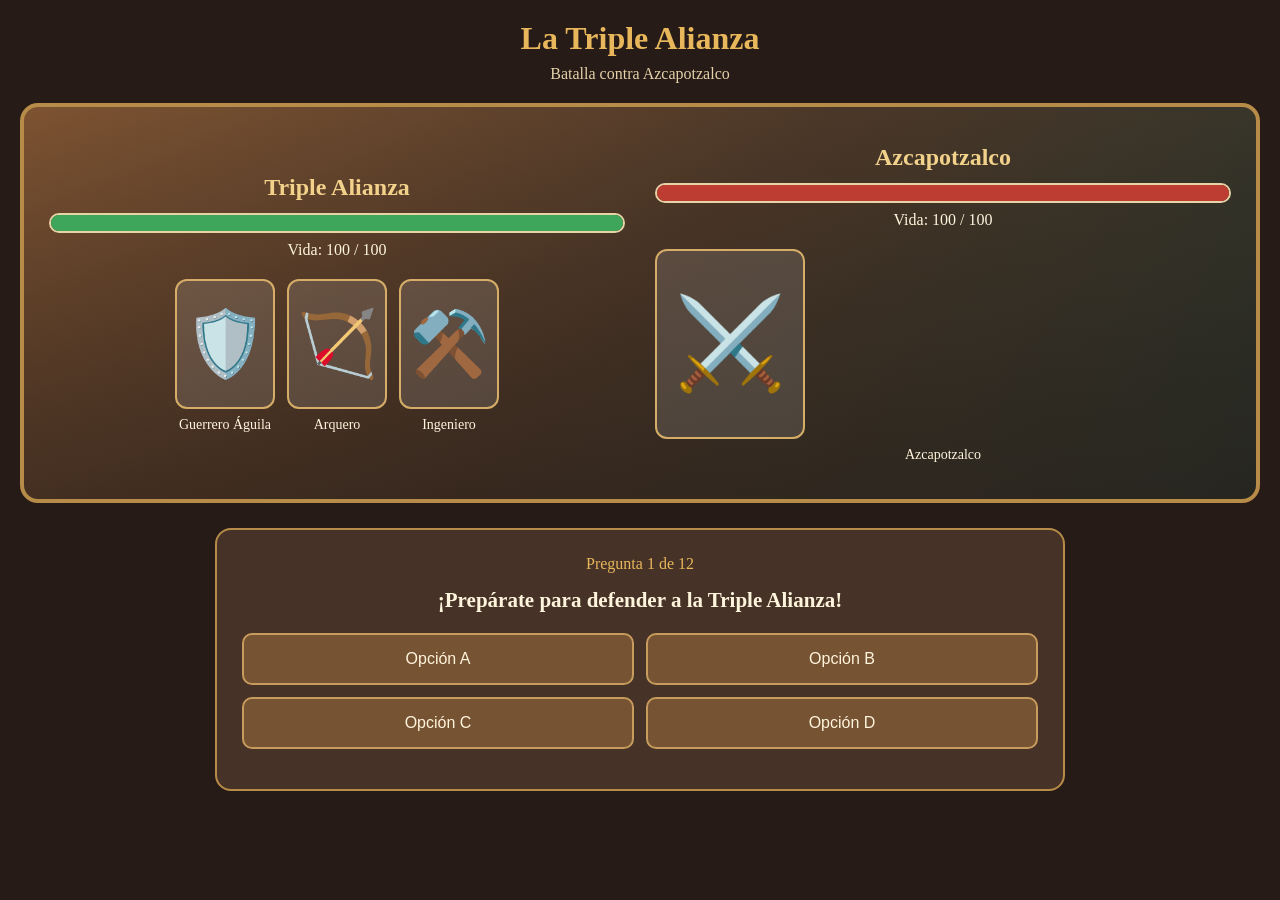
<file: niveles/NivelCinco/NivelCinco.html>
<!DOCTYPE html>
<html lang="es">
<head>
    <meta charset="UTF-8">
    <meta name="viewport" content="width=device-width, initial-scale=1.0">
    <title>MexiAventura - Nivel 5</title>

    <link rel="stylesheet" href="nivelCinco.css">
</head>

<body>

    <main class="juego-nivel-cinco">

        <!-- ENCABEZADO -->
        <header class="encabezado-batalla">
            <h1>La Triple Alianza</h1>
            <p>Batalla contra Azcapotzalco</p>
        </header>

        <!-- CAMPO DE BATALLA -->
        <section class="campo-batalla">

            <!-- EQUIPO ALIADO -->
            <div class="equipo-aliado">

                <h2>Triple Alianza</h2>

                <div class="barra-vida">
                    <div id="vidaAliados" class="vida-progreso aliados"></div>
                </div>

                <p id="textoVidaAliados">Vida: 100 / 100</p>

                <div class="personajes-aliados">

                    <div class="personaje-guerrero" id="guerreroAguila">
                        <div class="personaje-placeholder">🛡️</div>
                        <p>Guerrero Águila</p>
                    </div>

                    <div class="personaje-guerrero" id="arquero">
                        <div class="personaje-placeholder">🏹</div>
                        <p>Arquero</p>
                    </div>

                    <div class="personaje-guerrero" id="ingeniero">
                        <div class="personaje-placeholder">⚒️</div>
                        <p>Ingeniero</p>
                    </div>

                </div>

            </div>

            <!-- ENEMIGO -->
            <div class="equipo-enemigo">

                <h2>Azcapotzalco</h2>

                <div class="barra-vida">
                    <div id="vidaEnemigo" class="vida-progreso enemigo"></div>
                </div>

                <p id="textoVidaEnemigo">Vida: 100 / 100</p>

                <div class="personaje-enemigo" id="azcapotzalco">
                    <div class="personaje-placeholder">⚔️</div>
                    <p>Azcapotzalco</p>
                </div>

            </div>

        </section>

        <!-- ZONA DE PREGUNTAS -->
        <section class="zona-preguntas">

            <div class="progreso-preguntas">
                Pregunta <span id="numeroPregunta">1</span> de 12
            </div>

            <h2 id="pregunta">
                ¡Prepárate para defender a la Triple Alianza!
            </h2>

            <div id="opcionesRespuesta" class="opciones-respuesta">

                <button class="opcion">Opción A</button>
                <button class="opcion">Opción B</button>
                <button class="opcion">Opción C</button>
                <button class="opcion">Opción D</button>

            </div>

            <p id="mensajeRespuesta"></p>

            <button id="botonSiguiente" hidden>
                Siguiente pregunta ▶
            </button>

        </section>

    </main>

    <script src="nivelCinco.js"></script>

</body>
</html>
</file>
<file: niveles/NivelCinco/nivelCinco.css>
/* =====================================
   CONFIGURACIÓN GENERAL
===================================== */

* {
    box-sizing: border-box;
    margin: 0;
    padding: 0;
}

body {
    font-family: Georgia, serif;
    background: #261b16;
    color: #fff4dc;
}

.juego-nivel-cinco {
    width: 100%;
    min-height: 100vh;
    padding: 20px;
}

/* =====================================
   ENCABEZADO
===================================== */

.encabezado-batalla {
    text-align: center;
    margin-bottom: 20px;
}

.encabezado-batalla h1 {
    color: #e8b75c;
    font-size: 32px;
}

.encabezado-batalla p {
    margin-top: 8px;
    color: #e5d1aa;
}

/* =====================================
   CAMPO DE BATALLA
===================================== */

.campo-batalla {
    min-height: 400px;
    padding: 25px;
    display: flex;
    justify-content: space-between;
    align-items: center;
    gap: 30px;

    background:
        linear-gradient(
            rgba(38, 27, 22, 0.25),
            rgba(38, 27, 22, 0.65)
        ),
        linear-gradient(135deg, #9b663b, #58412e, #263b32);

    border: 4px solid #b78b48;
    border-radius: 18px;
}

/* =====================================
   EQUIPOS
===================================== */

.equipo-aliado,
.equipo-enemigo {
    flex: 1;
    text-align: center;
}

.equipo-aliado h2,
.equipo-enemigo h2 {
    margin-bottom: 12px;
    color: #f2d18b;
}

/* =====================================
   BARRAS DE VIDA
===================================== */

.barra-vida {
    width: 100%;
    height: 20px;
    background: #402b27;
    border: 2px solid #e8d3a7;
    border-radius: 20px;
    overflow: hidden;
}

.vida-progreso {
    width: 100%;
    height: 100%;
    transition: width 0.4s ease;
}

.aliados {
    background: #3da65a;
}

.enemigo {
    background: #bd3d32;
}

.equipo-aliado > p,
.equipo-enemigo > p {
    margin: 8px 0 20px;
}

/* =====================================
   PERSONAJES
===================================== */

.personajes-aliados {
    display: flex;
    justify-content: center;
    align-items: end;
    gap: 12px;
}

.personaje-guerrero,
.personaje-enemigo {
    text-align: center;
}

.personaje-placeholder {
    width: 100px;
    height: 130px;
    display: flex;
    justify-content: center;
    align-items: center;
    font-size: 65px;
    background: rgba(255, 255, 255, 0.12);
    border: 2px solid #d5ad68;
    border-radius: 12px;
}

.personaje-enemigo .personaje-placeholder {
    width: 150px;
    height: 190px;
    font-size: 90px;
}

.personaje-guerrero p,
.personaje-enemigo p {
    margin-top: 8px;
    font-size: 14px;
}

/* =====================================
   PREGUNTAS
===================================== */

.zona-preguntas {
    max-width: 850px;
    margin: 25px auto;
    padding: 25px;
    text-align: center;
    background: #463226;
    border: 2px solid #b78b48;
    border-radius: 16px;
}

.progreso-preguntas {
    color: #e8b75c;
    margin-bottom: 15px;
}

.zona-preguntas h2 {
    margin-bottom: 20px;
    font-size: 21px;
}

.opciones-respuesta {
    display: grid;
    grid-template-columns: repeat(2, 1fr);
    gap: 12px;
}

.opcion {
    padding: 15px;
    color: #fff4dc;
    background: #765333;
    border: 2px solid #c69b5b;
    border-radius: 10px;
    cursor: pointer;
    font-size: 16px;
}

.opcion:hover {
    background: #9b7040;
}

#mensajeRespuesta {
    margin-top: 15px;
    font-weight: bold;
}

#botonSiguiente {
    margin-top: 15px;
    padding: 12px 25px;
    background: #c28a36;
    color: white;
    border: none;
    border-radius: 8px;
    cursor: pointer;
}

/* =====================================
   RESPONSIVE
===================================== */

@media (max-width: 700px) {

    .campo-batalla {
        flex-direction: column;
    }

    .personajes-aliados {
        flex-wrap: wrap;
    }

    .opciones-respuesta {
        grid-template-columns: 1fr;
    }

}
</file>
